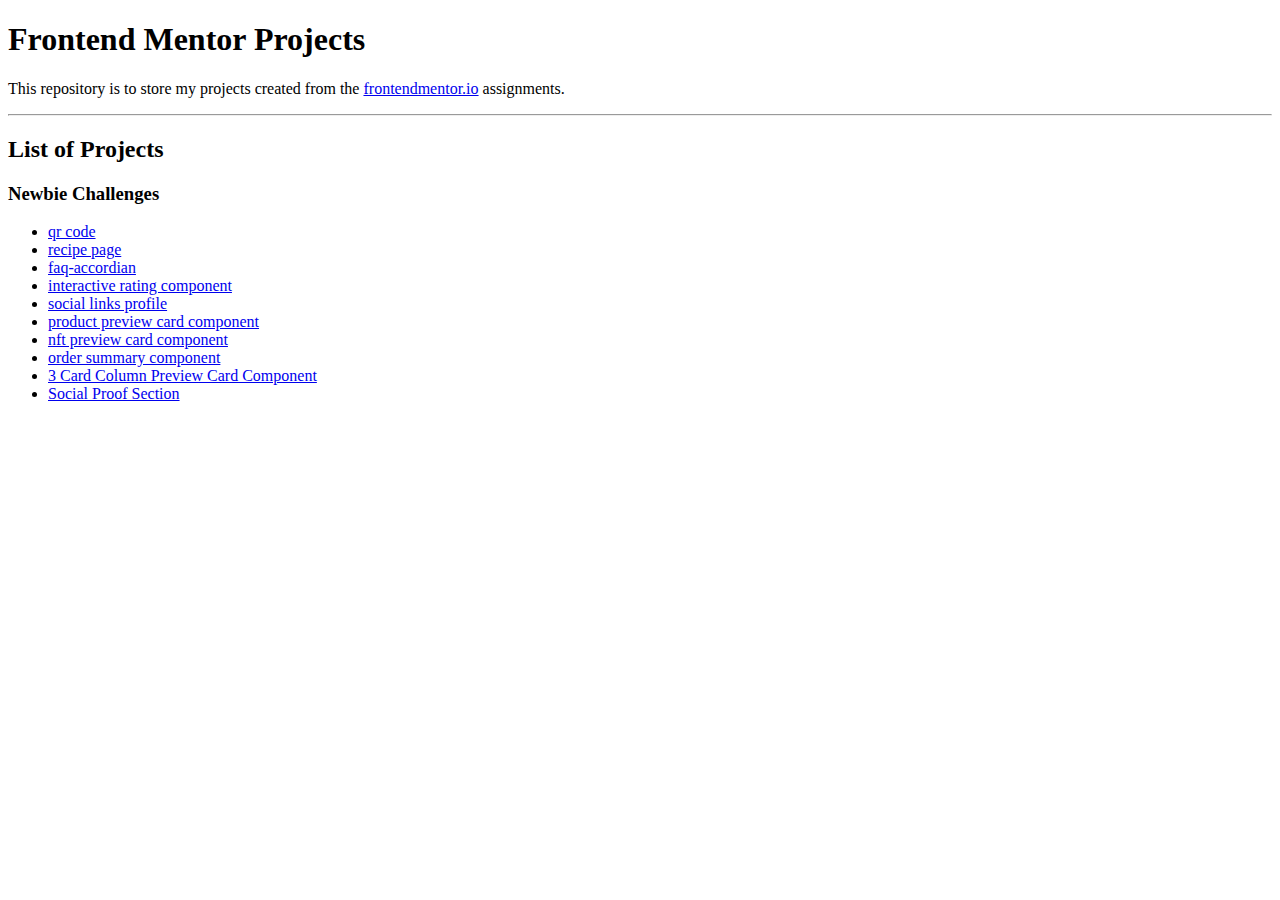
<file: index.html>
<!DOCTYPE html>

<html lang="en">
  <head>
    <title>Frontend Mentor Projects</title>
    <meta charset="utf-8">
  </head>
  <body>
    <h1>Frontend Mentor Projects</h1>
    <p>This repository is to store my projects created from the <a href="frontendmentor.io">frontendmentor.io</a> assignments.</p>
    <hr />
    <h2>List of Projects</h2>
    <h3>Newbie Challenges</h3>
    <ul>
      	  <li><a href="qr-code/index.html">qr code</a></li>
	  <li><a href="recipe-page/index.html">recipe page</a></li>
	  <li><a href="faq-accordian/index.html">faq-accordian</a></li>
	  <li><a href="interactive-rating-component/index.html">interactive rating component</a></li>
	  <li><a href="social-links-profile/index.html">social links profile</a></li>
	  <li><a href="product-preview-card-component/index.html">product preview card component</a></li>
          <li><a href="nft-preview-card-component/index.html">nft preview card component</a></li>
	  <li><a href="order-summary-component/index.html">order summary component</a></li>
	  <li><a href="3-column-preview-card-component/index.html">3 Card Column Preview Card Component</a></li>
	  <li><a href="social-proof-section/index.html">Social Proof Section</a></li>
    </ul>
  </body>
</html>
</file>
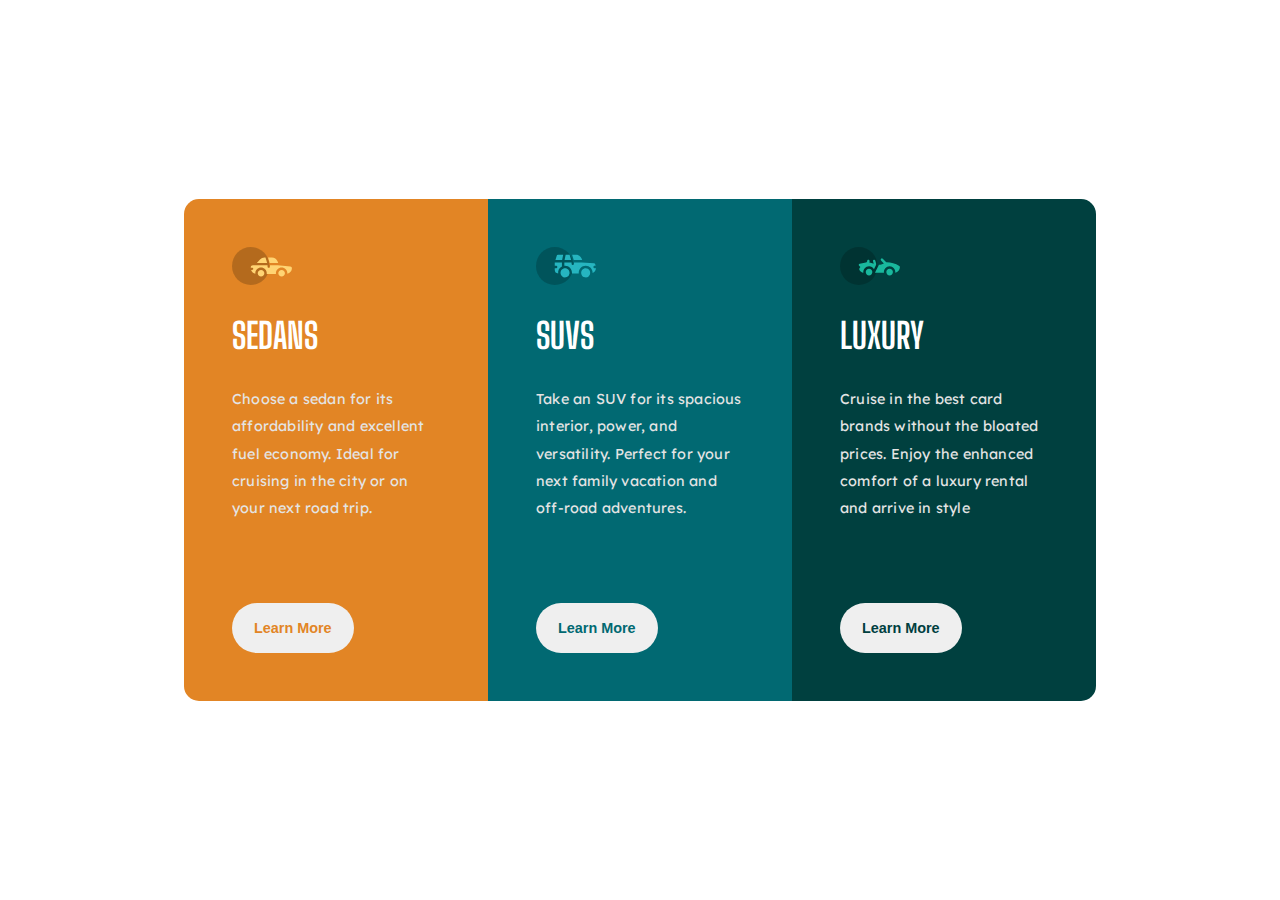
<file: 3-column-preview-card-component/index.html>
<!DOCTYPE html>
<html lang="en">
    <head>
        <meta charset="UTF-8">
        <meta name="viewport" content="width=device-width, initial-scale=1.0">
        <title>3 Column Preview Card Component</title>
        <link rel="stylesheet" href="css/main.css" type="text/css">
    </head>
    <body>
        <!--Main Component-->
        <main>
            <div class="card-wrapper">
                <!--First Card-->
                <div class="card" id="card1">
                    <img src="images/icon-sedans.svg" alt="" class="img">
                    <h1>SEDANS</h1>
                    <p>Choose a sedan for its affordability and excellent fuel economy. Ideal for cruising in the city or on your next road trip.</p>
                    <button id="btn1">Learn More</button>
                </div>
                <!--Second Card-->
                <div class="card" id="card2">
                    <img src="images/icon-suvs.svg" alt="" class="img">
                    <h1>SUVS</h1>
                    <p>Take an SUV for its spacious interior, power, and versatility. Perfect for your next family vacation and off-road adventures.</p>
                    <button id="btn2">Learn More</button>
                </div>
                <!--Third Card-->
                <div class="card" id="card3">
                    <img src="images/icon-luxury.svg" alt="" class="img">
                    <h1>LUXURY</h1>
                    <p>Cruise in the best card brands without the bloated prices. Enjoy the enhanced comfort of a luxury rental and arrive in style</p>
                    <button id="btn3">Learn More</button>
                </div>
            </div>
        </main>
    </body>
</html>
</file>
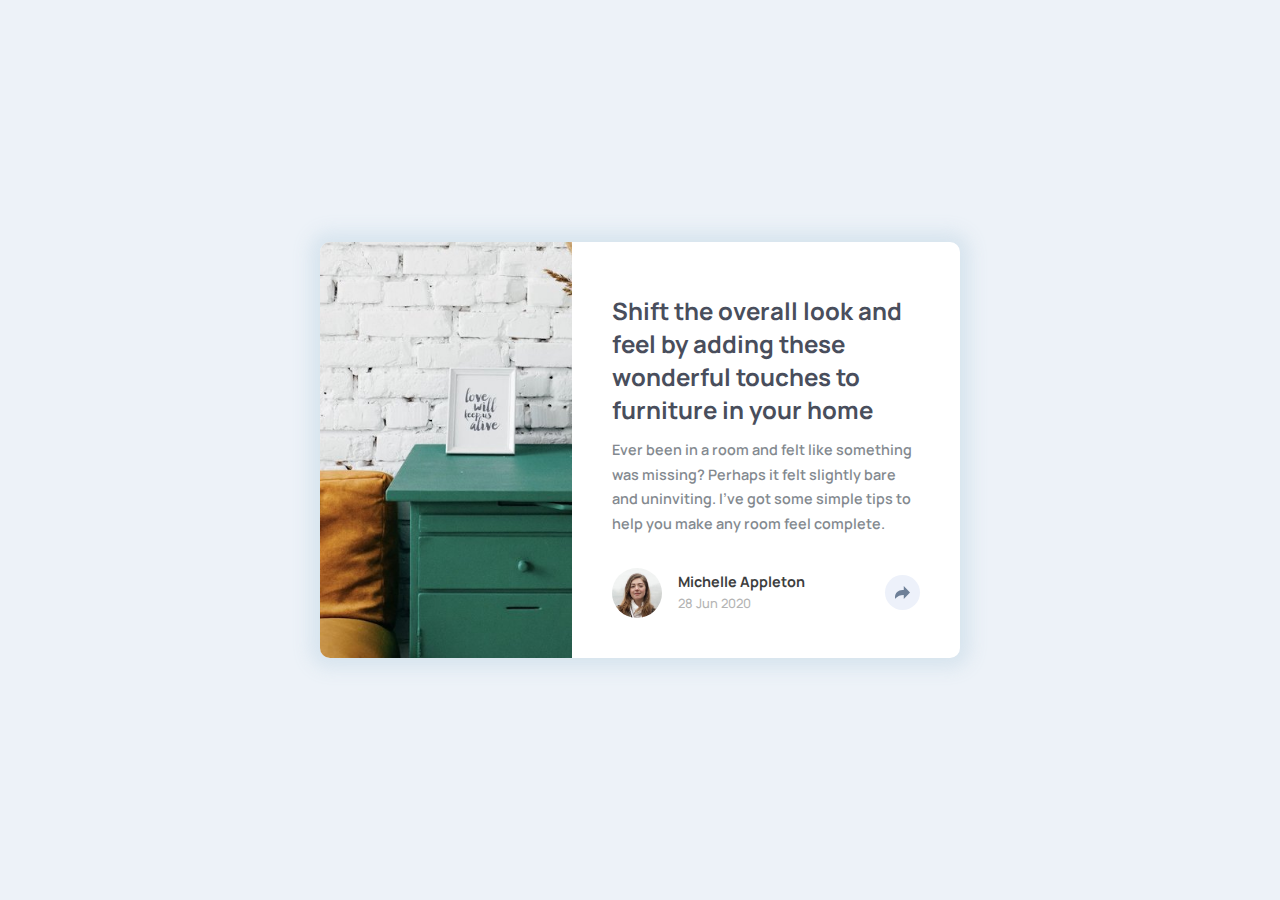
<file: article-preview-component/index.html>
<!DOCTYPE html>
<html lang="en">
    <head>
        <meta charset="UTF-8">
        <meta name="viewport" content="width=device-width, initial-scale=1.0">
        <title>Article Preview Card</title>
        <link rel="stylesheet" href="css/main.css">
    </head>
    <body>
        <main>
            <div class="article-image"></div>
            <div class="article-main">
                <div class="article-content">
                    <h1>Shift the overall look and feel by adding these wonderful touches to furniture in your home</h1>
                    <p>Ever been in a room and felt like something was missing? Perhaps it felt slightly bare and uninviting. I've got some simple tips to help you make any room feel complete.</p>
                </div>
                <div class="footer">
                    <div class="author-content">
                        <img src="images/avatar-michelle.jpg" alt="" class="author-avatar">
                        <div class="author-details">
                            <h2 class="author-name">Michelle Appleton</h2>
                            <span class="article-date">28 Jun 2020</span>
                        </div>
                    </div>
                    <div class="share-icon-container">
                        <!-- <img src="images/icon-share.svg" alt="" class="share-icon"> -->
                        <svg xmlns="http://www.w3.org/2000/svg" width="15" height="13" fill="#6E8098"><path fill-rule="evenodd" clip-rule="evenodd" d="M15 6.495L8.766.014V3.88H7.441C3.33 3.88 0 7.039 0 10.936v2.049l.589-.612C2.59 10.294 5.422 9.11 8.39 9.11h.375v3.867L15 6.495z"/></svg>
                    </div>
                </div>
            </div>
        </main>
    </body>
</html>
</file>
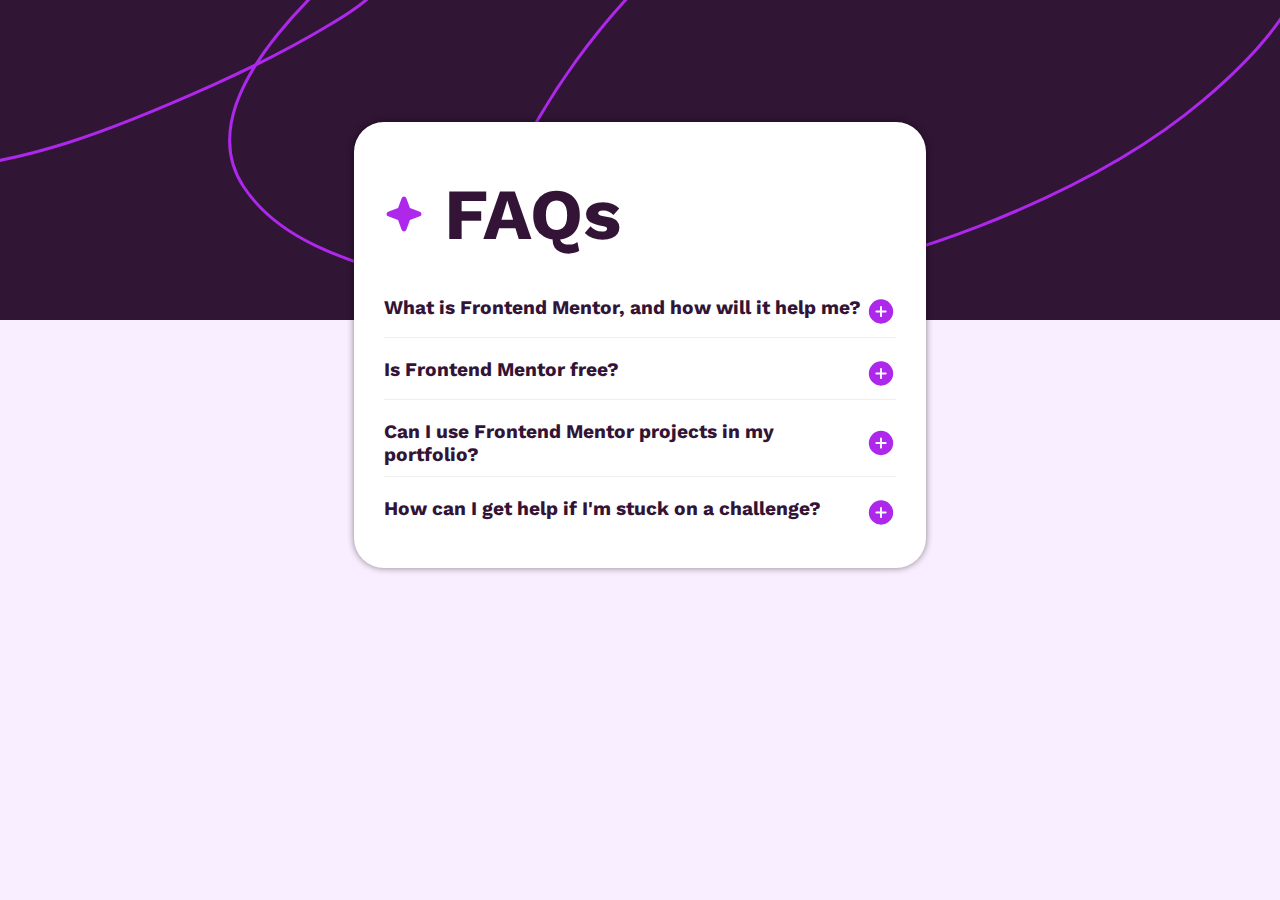
<file: faq-accordian/index.html>
<!DOCTYPE html>
<html lang="en">
    <head>
        <meta charset="UTF-8">
        <meta name="viewport" content="width=device-width, initial-scale=1.0">
        <title>FAQ-Accordian</title>
        <link rel="stylesheet" href="css/main.css">
        <script src="js/main.js" defer></script>
    </head>
    <body>
        
        <header></header>

        <main>
            <div class="main-header">
                <img class="icon-star" src="images/icon-star.svg" alt="">
                <h1>FAQs</h1>
            </div>
            <div class="section">
                <div class="section-header">
                    <h2>What is Frontend Mentor, and how will it help me?</h2>
                    <img class="toggler" onclick="toggle(0)" src="images/icon-plus.svg" alt="">
                </div>
                <p>
                    Frontend Mentor offer realistic coding challenges to help developers improve their frontend coding skills with projects in HTML, CSS, and JavaScript. It's suitable for all levels and ideal for portfolio building.
                </p>
            </div>
            <div class="section">
                <div class="section-header">
                    <h2>Is Frontend Mentor free?</h2>
                    <img class="toggler" onclick="toggle(1)" src="images/icon-plus.svg" alt="">
                </div>
                <p>
                    The majority of our challenges are free, yes. We do have some that are premium and require a Pro subscription to access. It will say on each challenge whether they are free or premium, so it's easy to tell the difference.
                </p>
            </div>
            <div class="section">
                <div class="section-header">
                    <h2>Can I use Frontend Mentor projects in my portfolio?</h2>
                    <img class="toggler" onclick="toggle(2)" src="images/icon-plus.svg" alt="">
                </div>
                <p>
                    Definitely! Please do feel free to use whatever you build in your portfolio. Helping developers add professional-looking projects to their portfolio was one of the reasons we created this platform!
                </p>
            </div>
            <div class="section">
                <div class="section-header">
                    <h2>How can I get help if I'm stuck on a challenge?</h2>
                    <img class="toggler" onclick="toggle(3)" src="images/icon-plus.svg" alt="">
                </div>
                <p>
                    The best (and quickest) way to get help on a challenge is in our Discord server. There are thousands of other developers in there, so it's a great place to ask questions. We even have a dedicated "help" channel! If you haven't joined yet, you can get an invite to our Discord server here.
                </p>
            </div>
        </main>

    </body>
</html>
</file>
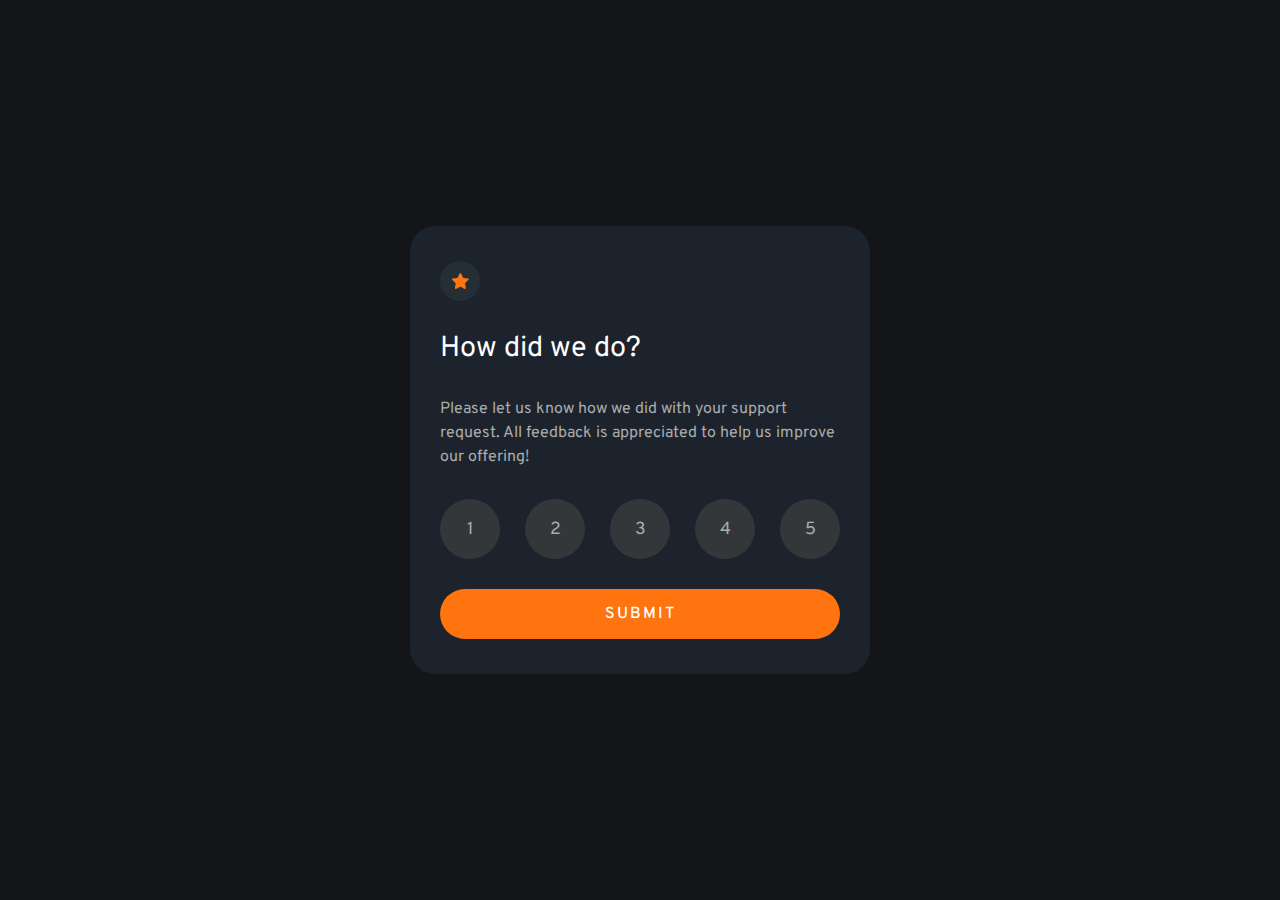
<file: interactive-rating-component/index.html>
<!DOCTYPE html>
<html lang="en">
    <head>
        <meta charset="UTF-8">
        <meta name="viewport" content="width=device-width, initial-scale=1.0">
        <title>Interactive Rating Component</title>
        <link rel="stylesheet" href="css/style.css">
        <script src="js/main.js"></script>
    </head>
    <body>

        <main>
            <div class="star-container m">
                <img src="images/icon-star.svg" alt="" class="star">
            </div>
            <h1 class="m">How did we do?</h1>
            <p class="m">Please let us know how we did with your support request. All feedback is appreciated to help us improve our offering!</p>
            <div class="rating-container m">
                <button onclick="chooseRating(1)" class="number">1</button>
                <button onclick="chooseRating(2)" class="number">2</button>
                <button onclick="chooseRating(3)" class="number">3</button>
                <button onclick="chooseRating(4)" class="number">4</button>
                <button onclick="chooseRating(5)" class="number">5</button>
            </div>
            <button id="submitter" class="submit m" onclick="submitRating()" disabled>submit</button>
        </main>
        
    </body>
</html>
</file>
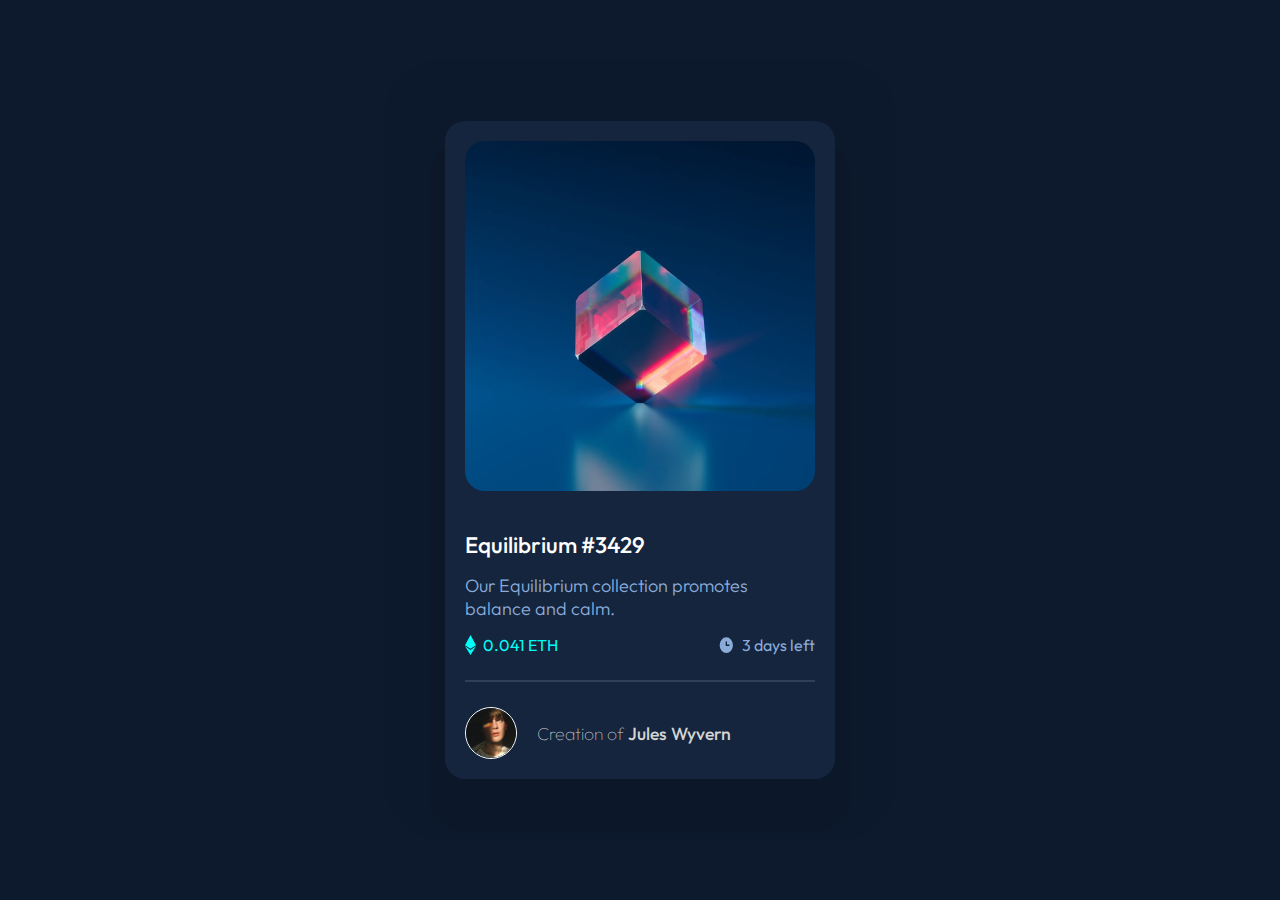
<file: nft-preview-card-component/index.html>
<!DOCTYPE html>
<html lang="en">
    <head>
        <meta charset="UTF-8">
        <meta name="viewport" content="width=device-width, initial-scale=1.0">
        <title>NFT Preview</title>
        <link rel="stylesheet" href="css/main.css">
    </head>
    <body>
        <main>
            <div class="main-img-container">
                <div class="hover-container"><img src="images/icon-view.svg" alt="" class="hover-icon"></div>
                <img src="images/image-equilibrium.jpg" alt="" class="main-img">
            </div>
            <div class="details-container">
                <h1>Equilibrium #3429</h1>
                <p>Our Equilibrium collection promotes balance and calm.</p>
                <div class="details">
                    <span class="price"><img style="margin-right: 7px;" src="images/icon-ethereum.svg" alt="">0.041 ETH</span>
                    <span class="time"><img style="margin-right: 7px;" src="images/icon-clock.svg" alt="">3 days left</span>
                </div>
                    <hr/>
                <div class="footer">
                    <img src="images/image-avatar.png" alt="" class="profile-pic">
                    <h2>Creation of <b>Jules Wyvern</b></h2>
                </div>
            </div>
        </main>
    </body>
</html>
</file>
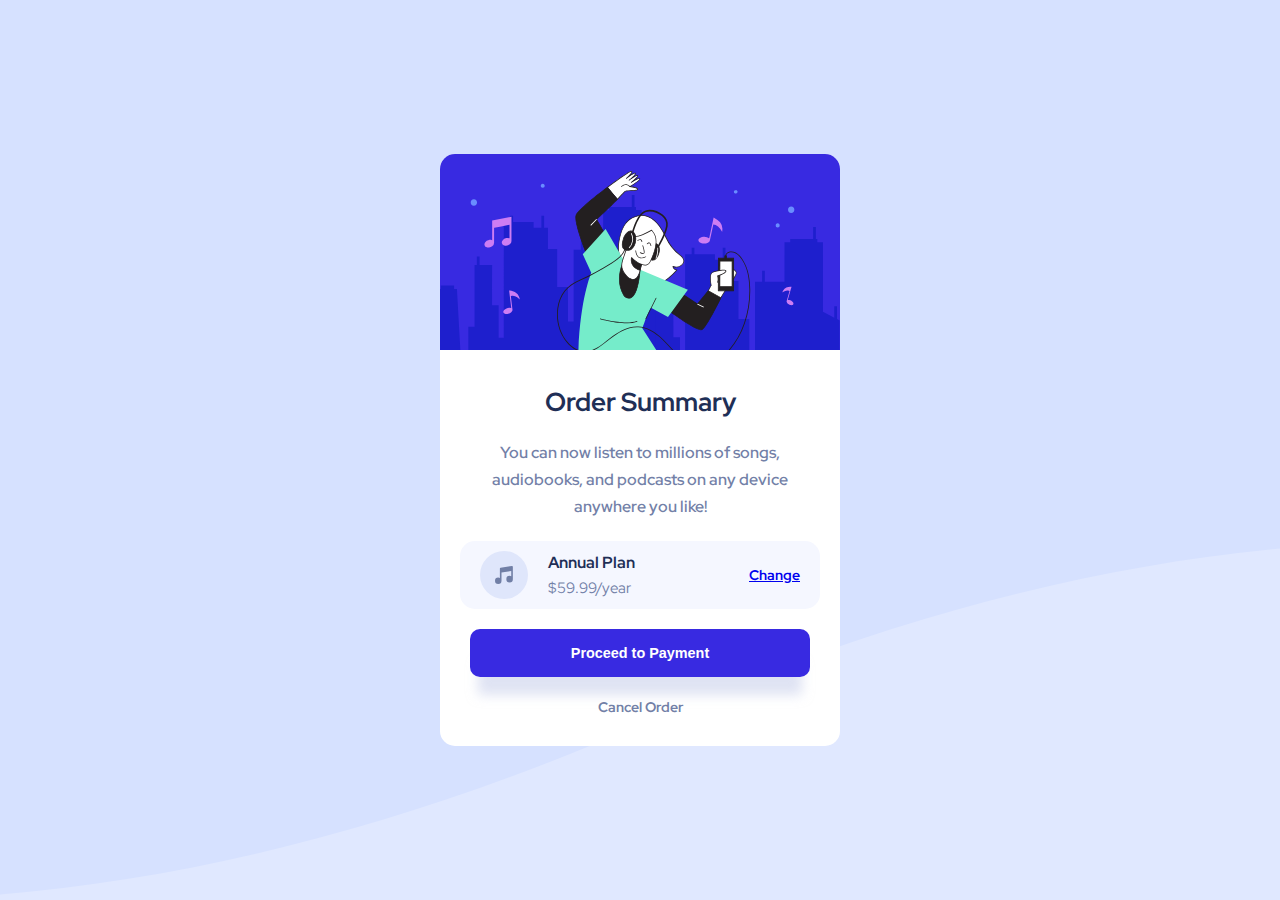
<file: order-summary-component/index.html>
<!DOCTYPE html>
<html lang="en">
    <head>
        <meta charset="UTF-8">
        <meta name="viewport" content="width=device-width, initial-scale=1.0">
        <title>Order Summary Component</title>
        <link rel="stylesheet" href="css/main.css">
    </head>
    <body>
        <main>
            <img src="images/illustration-hero.svg" alt="" class="main-img">
            <div class="main-content">
                <h1 class="m1">Order Summary</h1>
                <p class="m1">You can now listen to millions of songs, audiobooks, and podcasts on any device anywhere you like!</p>
                <div class="plan m1">
                    <div class="plan1">
                        <img src="images/icon-music.svg" alt="" class="icon-music">
                        <div class="plan-info">
                            <h2>Annual Plan</h2>
                            <span class="price">$59.99/year</span>
                        </div>
                    </div>
                    <div class="plan2">
                        <a href="void(0)" class="change-plan-link">Change</a>
                    </div>
                </div>
                <button class="confirm-button m1">Proceed to Payment</button>
                <a href="void(0)" class="cancel-button m1">Cancel Order</a>
            </div>
        </main>
    </body>
</html>
</file>
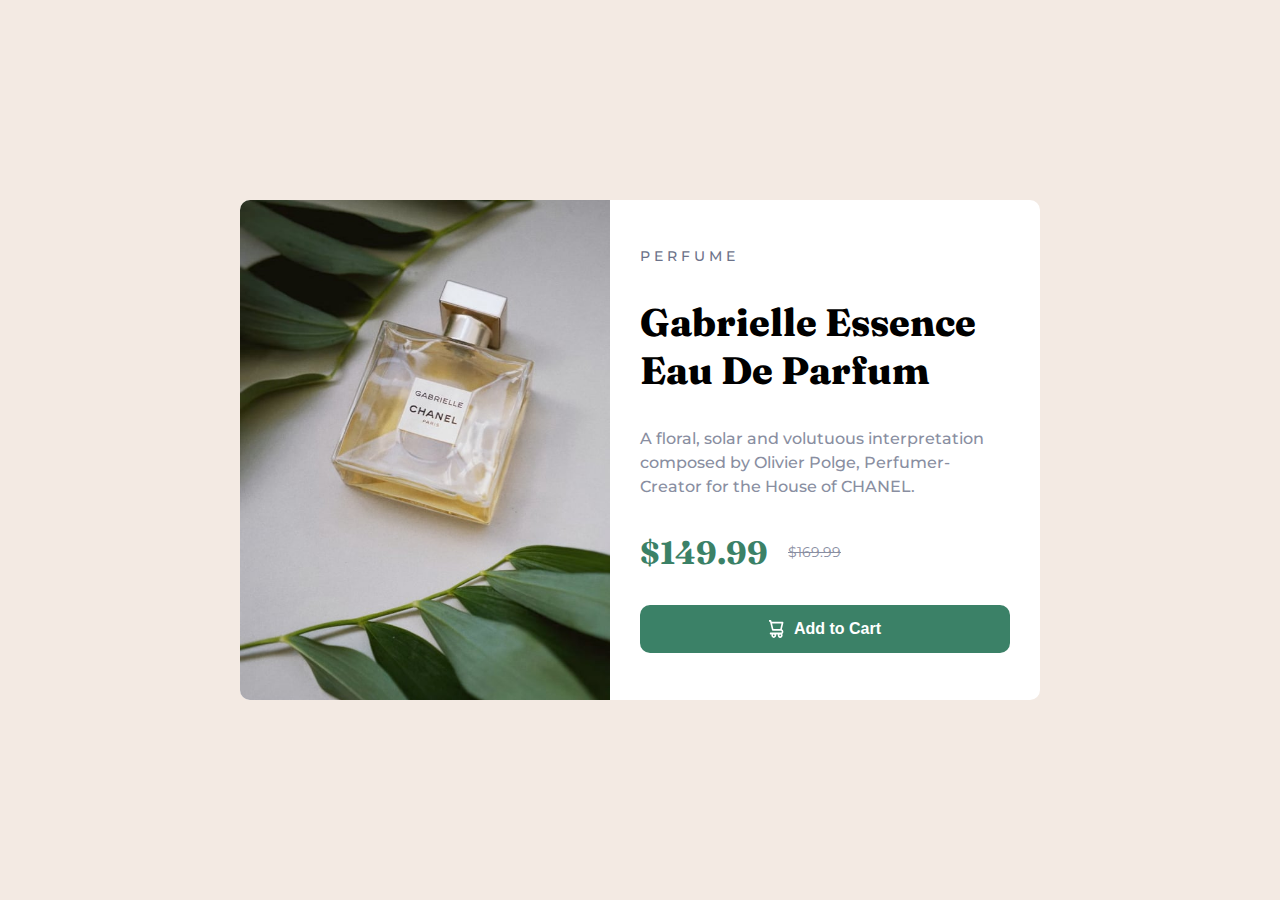
<file: product-preview-card-component/index.html>
<!DOCTYPE html>
<html lang="en">
<head>
    <meta charset="UTF-8">
    <meta name="viewport" content="width=device-width, initial-scale=1.0">
    <title>Product Preview Card Component</title>
    <link href="css/main.css" rel="stylesheet">
</head>
<body>
    <!--Main Card-->
    <main>
        <div class="product-img"></div>
        <div class="content">
            <p class="tagline">PERFUME</p>
            <h1>Gabrielle Essence Eau De Parfum</h1>
            <p class="description">A floral, solar and volutuous interpretation composed by Olivier Polge, Perfumer-Creator for the House of CHANEL.</p>
            <div class="price-section">
                <span class="main-price">$149.99</span>
                <span class="old-price">$169.99</span>
            </div>
            <button class="add-button"><img class="icon" src="images/icon-cart.svg" alt=""><span>Add to Cart</span></button>
        </div>
    </main>
</body>
</html>
</file>
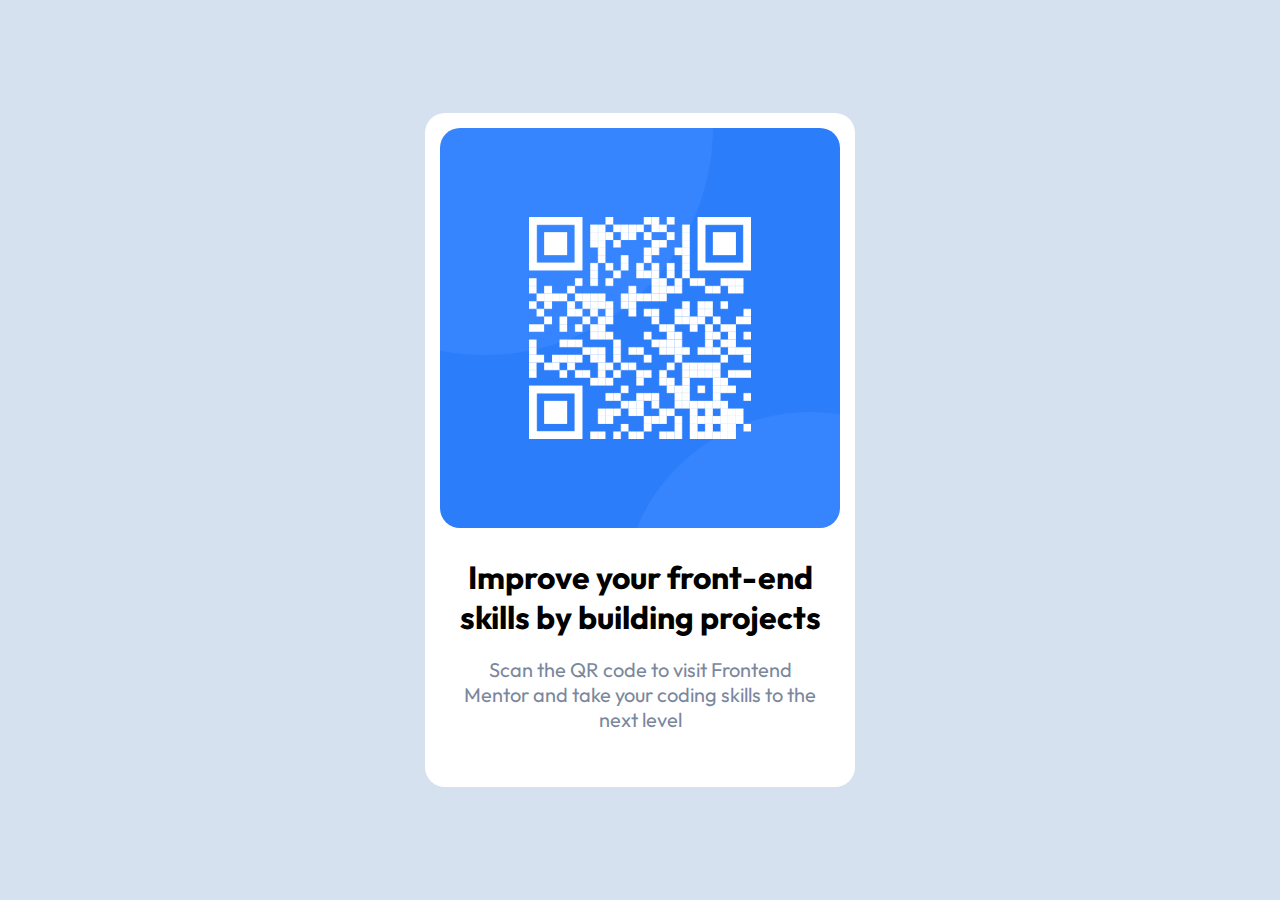
<file: qr-code/index.html>
<!DOCTYPE html>
<html lang="en">
    <head>
        <meta charset="UTF-8">
        <meta name="viewport" content="width=device-width, initial-scale=1.0">
        <title>qr-code</title>
        <link rel="stylesheet" href="css/main.css">
    </head>
    <body>
        
        <!--Card Container-->
        <main class="card">
            <img src="images/image-qr-code.png" alt="qr code">
            <div class="card-content">
                <h1>Improve your front-end skills by building projects</h1> <br>
                <p>Scan the QR code to visit Frontend Mentor and take your coding skills to the next level</p>
            </div>
        </main>

    </body>
</html>
</file>
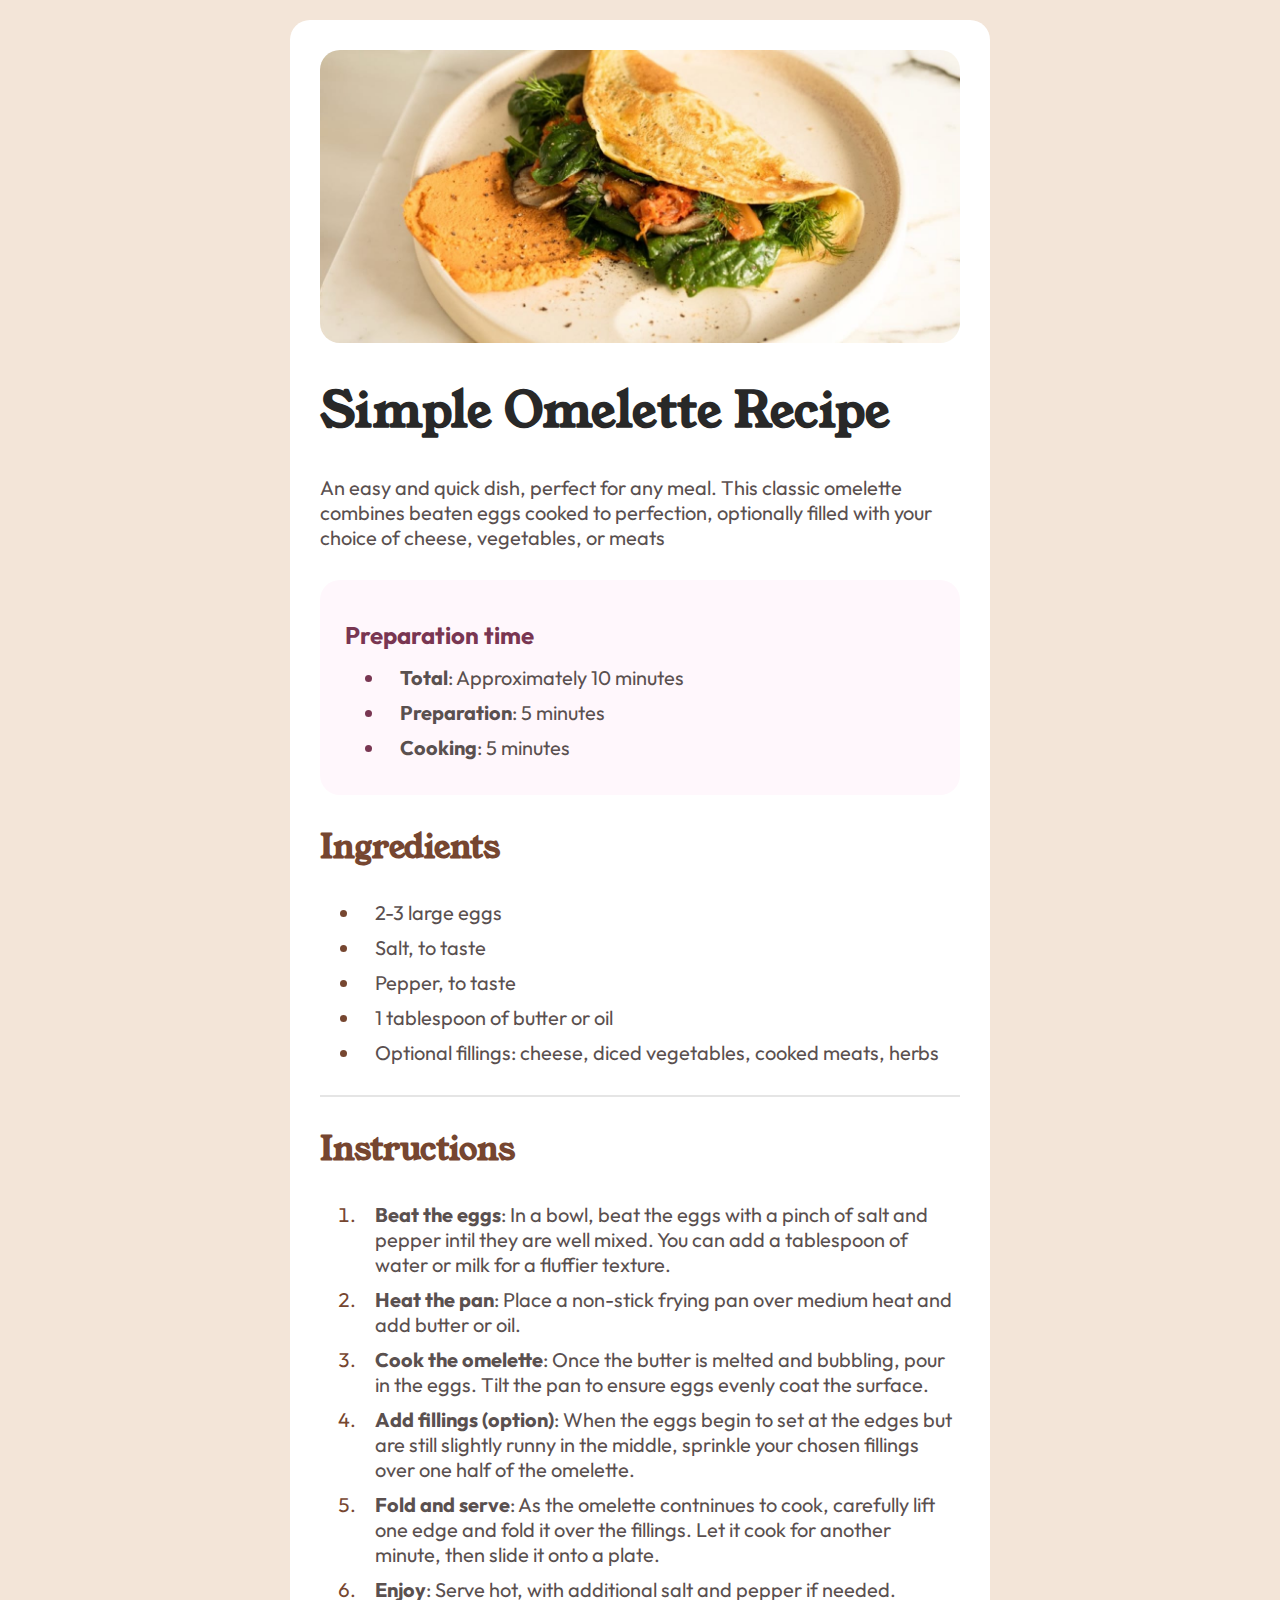
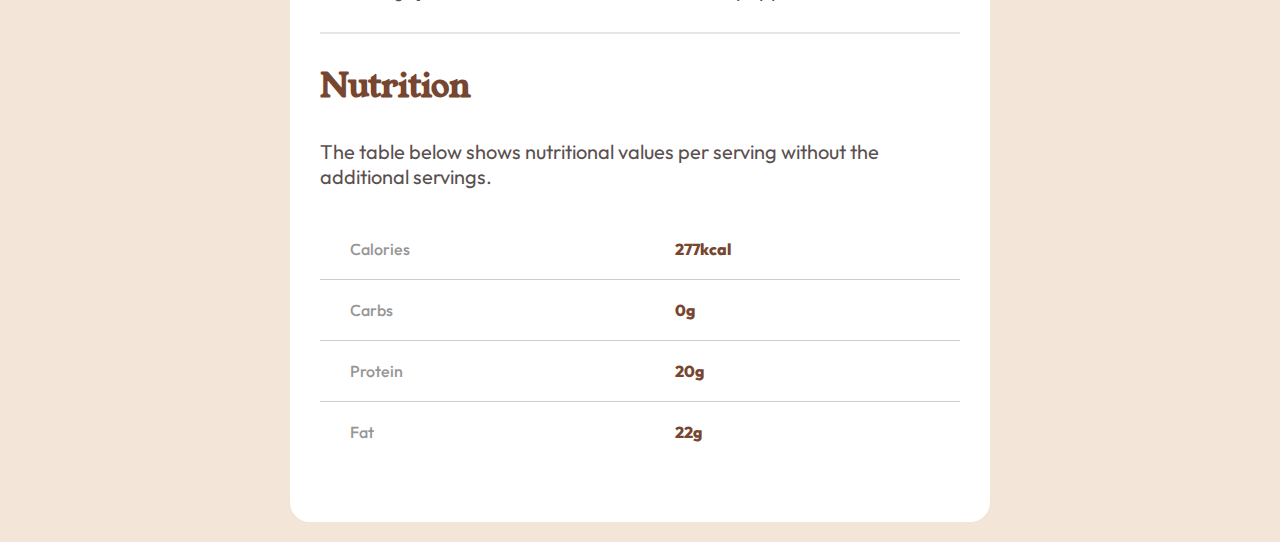
<file: recipe-page/index.html>
<!DOCTYPE html>
<html lang="en">
    <head>
        <meta charset="UTF-8">
        <meta name="viewport" content="width=device-width, initial-scale=1.0">
        <title>Recipe Page</title>
        <link rel="stylesheet" href="css/main.css">
    </head>
    <body>

        <main>
            <img src="images/image-omelette.jpeg" alt="recipe image">
            <h1 class="m">Simple Omelette Recipe</h1>
            <p class="intro m">An easy and quick dish, perfect for any meal. This classic omelette combines beaten eggs cooked to perfection, optionally filled with your choice of cheese, vegetables, or meats</p>
            <div class="prep-time m">
                <h2 class="m">Preparation time</h2>
                <ul>
                    <li><b>Total</b>: Approximately 10 minutes</li>
                    <li><b>Preparation</b>: 5 minutes</li>
                    <li><b>Cooking</b>: 5 minutes</li>
                </ul>
            </div>
            <div class="section m">
                <h2 class="m">Ingredients</h2>
                <ul>
                    <li>2-3 large eggs</li>
                    <li>Salt, to taste</li>
                    <li>Pepper, to taste</li>
                    <li>1 tablespoon of butter or oil</li>
                    <li>Optional fillings: cheese, diced vegetables, cooked meats, herbs</li>
                </ul>
            </div>
            <hr>
            <div class="section m">
                <h2 class="m">Instructions</h2>
                <ol>
                    <li><b>Beat the eggs</b>: In a bowl, beat the eggs with a pinch of salt and pepper intil they are well mixed. You can add a tablespoon of water or milk for a fluffier texture.</li>
                    <li><b>Heat the pan</b>: Place a non-stick frying pan over medium heat and add butter or oil.</li>
                    <li><b>Cook the omelette</b>: Once the butter is melted and bubbling, pour in the eggs. Tilt the pan to ensure eggs evenly coat the surface.</li>
                    <li><b>Add fillings (option)</b>: When the eggs begin to set at the edges but are still slightly runny in the middle, sprinkle your chosen fillings over one half of the omelette.</li>
                    <li><b>Fold and serve</b>: As the omelette contninues to cook, carefully lift one edge and fold it over the fillings. Let it cook for another minute, then slide it onto a plate.</li>
                    <li><b>Enjoy</b>: Serve hot, with additional salt and pepper if needed.</li>
                </ol>
            </div>
            <hr>
            <div class="section m">
                <h2 class="m">Nutrition</h2>
                <p class="m">The table below shows nutritional values per serving without the additional servings.</p>
                <table>
                    <tr>
                        <td>Calories</td>
                        <td>277kcal</td>
                    </tr>
                    <tr>
                        <td>Carbs</td>
                        <td>0g</td>
                    </tr>
                    <tr>
                        <td>Protein</td>
                        <td>20g</td>
                    </tr>
                    <tr>
                        <td>Fat</td>
                        <td>22g</td>
                    </tr>
                </table>
            </div>
        </main>
        
    </body>
</html>
</file>
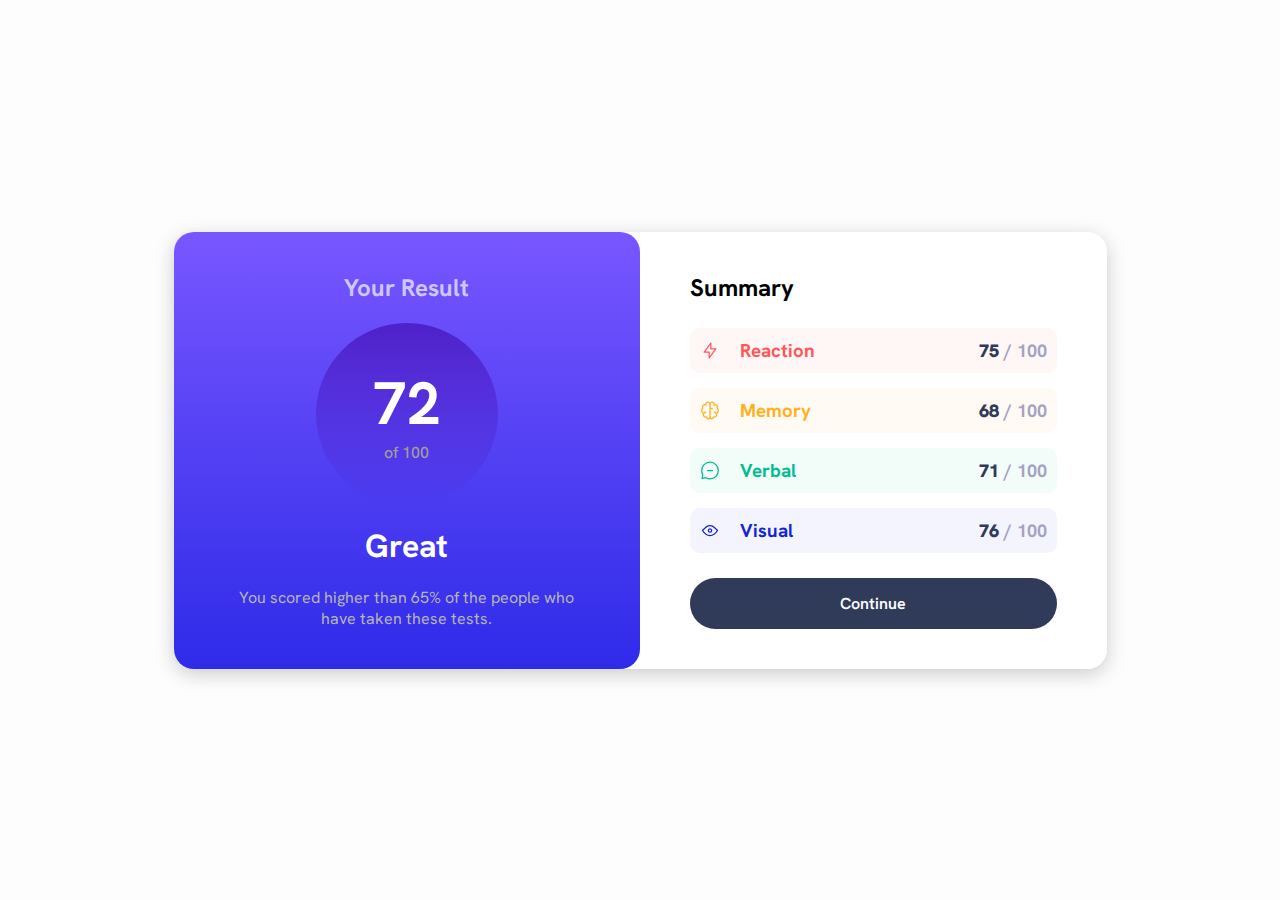
<file: results-summary-component/index.html>
<!DOCTYPE html>
<html lang="en">
    <head>
        <meta charset="UTF-8">
        <meta name="viewport" content="width=device-width, initial-scale=1.0">
        <title>results-summary-component</title>
        <link rel="stylesheet" href="css/main.css">
    </head>
    <body>
        
        <main>
            <div class="result-container">
                <h2 class="m1">Your Result</h2>
                <div class="scoring m1">
                    <span id="totalScore">76</span>
                    <span>of 100</span>
                </div>
                <h1 class="m1">Great</h1>
                <p class="score-description m1">You scored higher than 65% of the people who have taken these tests.</p>
            </div>
            <div class="summary-container">
                <h2 class="m1">Summary</h2>
                <div class="skill skill-reaction m2">
                    <div>
                        <img class="skill-icon" src="images/icon-reaction.svg" alt="">
                        <h3>Reaction</h3>
                    </div>
                    <p class="score"><i>75</i> / 100</p>
                </div>
                <div class="skill skill-memory m2">
                    <div>
                        <img class="skill-icon" src="images/icon-memory.svg" alt="">
                        <h3>Memory</h3>
                    </div>
                    <p class="score"><i>68</i> / 100</p>
                </div>
                <div class="skill skill-verbal m2">
                    <div>
                        <img class="skill-icon" src="images/icon-verbal.svg" alt="">
                        <h3>Verbal</h3>
                    </div>
                    <p class="score"><i>71</i> / 100</p>
                </div>
                <div class="skill skill-visual m2">
                    <div>
                        <img class="skill-icon" src="images/icon-visual.svg" alt="">
                        <h3>Visual</h3>
                    </div>
                    <p class="score"><i>76</i> / 100</p>
                </div>
                <button class="continue">Continue</button>
            </div>
        </main>
        
    </body>
    <script src="js/main.js"></script>
</html>
</file>
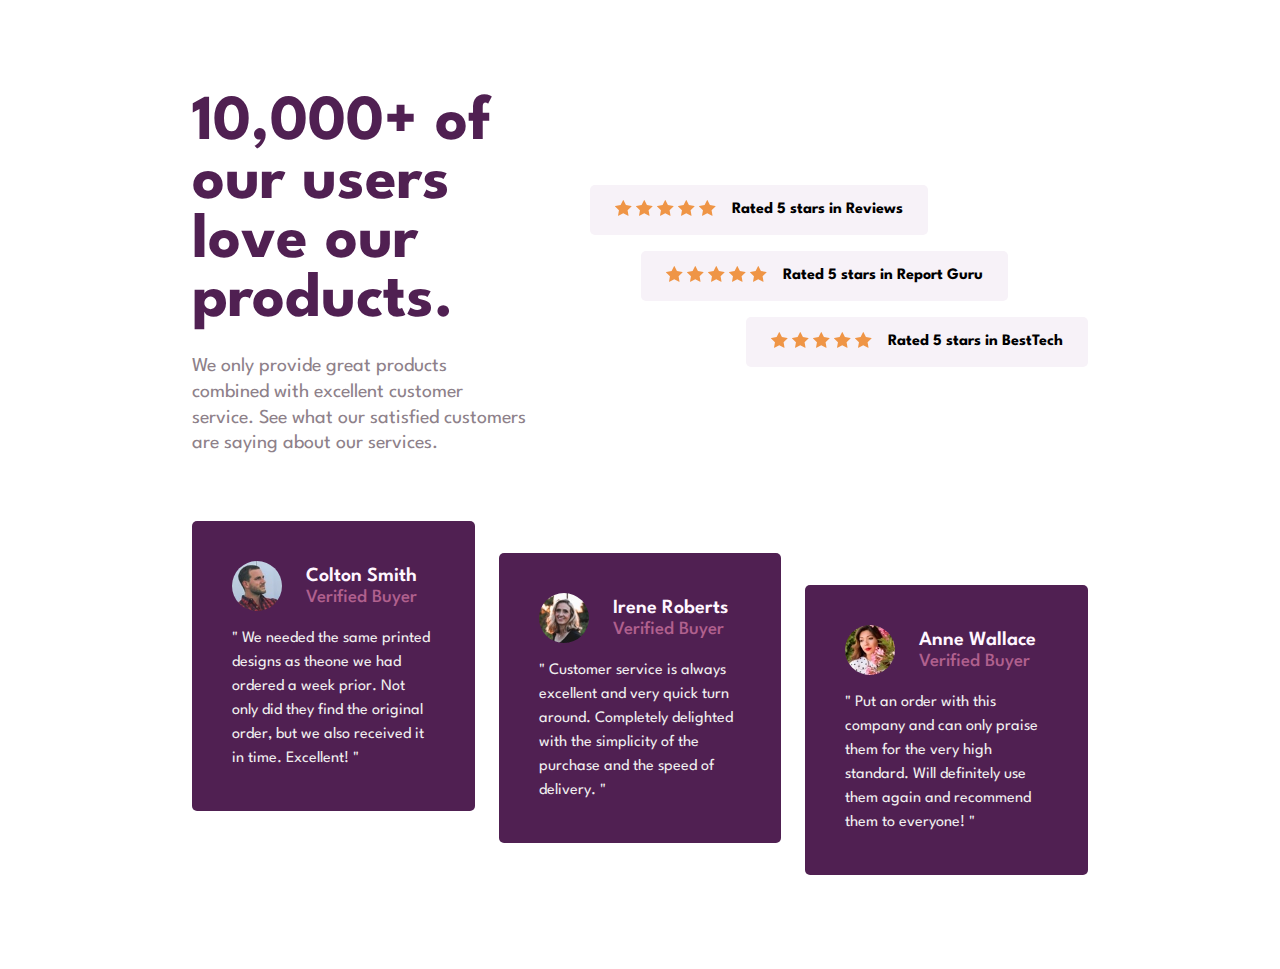
<file: social-proof-section/index.html>
<!DOCTYPE html>
<html lang="en">
    <head>
        <meta charset="UTF-8">
        <meta name="viewport" content="width=device-width, initial-scale=1.0">
        <title>Social Proof Section</title>
        <link rel="stylesheet" href="css/main.css">
    </head>
    <body>
        <!--Main Section-->
        <main>
            <br><br>
            <!--Main Content-->
            <div class="main-content-container">
                <h1 class="content-title">10,000+ of our users love our products.</h1>
                <p class="content">We only provide great products combined with excellent customer service. See what our satisfied customers are saying about our services.</p>
            </div>
            <!--Ratings-->
            <div class="ratings-container">
                <div class="rating-container" id="rating1">
                    <div class="rating">
                        <img src="images/icon-star.svg" alt="">
                        <img src="images/icon-star.svg" alt="">
                        <img src="images/icon-star.svg" alt="">
                        <img src="images/icon-star.svg" alt="">
                        <img src="images/icon-star.svg" alt="">
                    </div>
                    <p class="rating-reference">Rated 5 stars in Reviews</p>
                </div>
                <div class="rating-container" id="rating2">
                    <div class="rating">
                        <img src="images/icon-star.svg" alt="">
                        <img src="images/icon-star.svg" alt="">
                        <img src="images/icon-star.svg" alt="">
                        <img src="images/icon-star.svg" alt="">
                        <img src="images/icon-star.svg" alt="">
                    </div>
                    <p class="rating-reference">Rated 5 stars in Report Guru</p>
                </div>
                <div class="rating-container" id="rating3">
                    <div class="rating">
                        <img src="images/icon-star.svg" alt="">
                        <img src="images/icon-star.svg" alt="">
                        <img src="images/icon-star.svg" alt="">
                        <img src="images/icon-star.svg" alt="">
                        <img src="images/icon-star.svg" alt="">
                    </div>
                    <p class="rating-reference">Rated 5 stars in BestTech</p>
                </div>
            </div>
            <!--Reviews-->
            <div class="review-container">
                <div class="review-card" id="card1">
                    <div class="reviewee-container">
                        <img src="images/image-colton.jpg" class="reviewee-img" alt="">
                        <div class="reviewee-details">
                            <h2 class="reviewee-name">Colton Smith</h2>
                            <h3 class="name-verification">Verified Buyer</h3>
                        </div>
                    </div>
                    <p class="review">" We needed the same printed designs as theone we had ordered a week prior. Not only did they find the original order, but we also received it in time. Excellent! "</p>
                </div>
                <div class="review-card" id="card2">
                    <div class="reviewee-container">
                        <img src="images/image-irene.jpg" class="reviewee-img" alt="">
                        <div class="reviewee-details">
                            <h2 class="reviewee-name">Irene Roberts</h2>
                            <h3 class="name-verification">Verified Buyer</h3>
                        </div>
                    </div>
                    <p class="review">" Customer service is always excellent and very quick turn around. Completely delighted with the simplicity of the purchase and the speed of delivery. "</p>
                </div>
                <div class="review-card" id="card3">
                    <div class="reviewee-container">
                        <img src="images/image-anne.jpg" class="reviewee-img" alt="">
                        <div class="reviewee-details">
                            <h2 class="reviewee-name">Anne Wallace</h2>
                            <h3 class="name-verification">Verified Buyer</h3>
                        </div>
                    </div>
                    <p class="review">" Put an order with this company and can only praise them for the very high standard. Will definitely use them again and recommend them to everyone! "</p>
                </div>
            </div>
            <br><br>
        </main>
    </body>
</html>
</file>
<file: 3-column-preview-card-component/css/main.css>
/*Meta Styling*/
@import url('https://fonts.googleapis.com/css2?family=Big+Shoulders+Display:wght@100..900&family=Lexend+Deca:wght@100..900&display=swap');
*{margin: 0;}
/*
font-family: "Big Shoulders Display", sans-serif;
font-family: "Lexend Deca", sans-serif;
*/

/*Main Styling*/
img, h1, p, button{display: block;}

body{font-family: "Lexend Deca", sans-serif;}

main{
    height: 100vh;
    display: flex;
    justify-content: center;
    align-items: center;
}

.card-wrapper{
    display: flex;
    flex: row;
    justify-content: center;
    width: 75%;
}

#card1{background-color: #E28525;border-top-left-radius:15px;border-bottom-left-radius:15px;}
#card2{background-color: #016972;}
#card3{background-color: #00403f;border-top-right-radius:15px;border-bottom-right-radius:15px;}

.card{
    display: flex;
    flex-direction: column;
    justify-content: center;;
    padding: 3rem;
    color: white;
    width: 13rem;
}

.img{
    width: 60px;
    margin-bottom: 1.8rem;
}

h1{
    font-family: "Big Shoulders Display", sans-serif;
    margin-bottom: 1.9rem;
    font-size: 2.2rem;
}

p{
    font-size: .9rem;
    line-height: 1.9;
    margin-bottom: 5rem;
    width: 100%;
    letter-spacing: .2px;
    color: rgb(228, 228, 228);
}

button{
    width: fit-content;
    border: 2px solid transparent;
    border-radius: 25px;
    padding: 15px 20px;
    font-size: .9rem;
    font-weight: 600;
    cursor: pointer;
    transition: .2s ease-in-out;
}

#btn1{color: #E28525;}
#btn2{color: #016972;}
#btn3{color: #00403f;}

button:hover{
    background: transparent;
    border: 2px solid white;
    color: white!important;
}

@media only screen and (max-width: 980px){
    .card-wrapper{
        width: 90%;
    }
    .card{
        width: 30%;
    }
}

@media only screen and (max-width: 800px){
    
    main{
        height: auto;
    }
    .card-wrapper{
        flex-direction: column;
        margin: 5rem 0;
    }
    .card{
        width: auto;
    }
    img, h1, p, button{margin: 10px 0;}
    #card1{border-top-right-radius: 15px;border-bottom-left-radius: 0;}
    #card3{border-bottom-left-radius: 15px;border-top-right-radius: 0;}
}
</file>
<file: article-preview-component/css/main.css>
/* general styling */
@import url('https://fonts.googleapis.com/css2?family=Manrope:wght@200..800&display=swap');
*{
    margin: 0;
    font-family: "Manrope", sans-serif;
}

/* main styling */

body{
    display: flex;
    flex-direction: column;
    justify-content: center;
    align-items: center;
    height: 100vh;
    background-color: #EDF2F8;
}

main{
    display: flex;
    flex-direction: row;
    width: 50%;
    background-color: white;
    border-radius: 10px;
    box-shadow:  0px 0px 17px 10px rgba(211, 226, 236, 0.85);
}

.article-image{
    background-image: url('../images/drawers.jpg');
    background-repeat: no-repeat;
    background-size: cover;
    width: 45%;
    height: auto;
    border-top-left-radius: inherit;
    border-bottom-left-radius: inherit;
}

.article-main{
    width: 55%;
    display: flex;
    flex-direction: column;
    justify-content: center;
    align-items: center;
    padding: 2.5em;
    row-gap: 1em
}

.article-content{
}

h1{
    font-size: 1.5em;
    margin: .5em 0;
    color: #494e5c;
}

P{
    font-size: .9em;
    font-weight: 600;
    margin: .5em 0;
    color: #83898f;
    line-height: 170%;
}

.footer{
    display: flex;
    flex-direction: row;
    justify-content: space-between;
    align-items: center;
    margin: .5em 0 0 0;
    width: 100%;
}

.author-content{
    display: flex;
    flex-direction: row;
    justify-content: center;
    align-items: center;
    column-gap: 1em;
}

.author-avatar{
    width: 50px;
    border-radius: 100%;
}

.author-details{}

.author-name{
    font-size: .9em;
    color: #3d3d3d;
}

.article-date{
    font-size: .8em;
    font-weight: 500;
    color: #b4b4b4;
}

.share-icon-container{
    background-color: #EDF1FA;
    width: 35px;
    height: 35px;
    border-radius: 50%;
    display: grid;
    justify-content: center;
    align-items: center;
    cursor: pointer;
    transition: .2s ease-in-out;
}

.share-icon-container:hover{
    background-color: #718198;
}

.share-icon-container:hover svg{
    fill: white;
}
</file>
<file: faq-accordian/css/main.css>
@import url('https://fonts.googleapis.com/css2?family=Work+Sans:wght@100;200;300;400;500;600;700;800;900&display=swap');

*{
    margin: 0;
    font-family: 'Work Sans', sans-serif;
}

body{
    background-color: #F9EEFF;
    overflow: scroll;
}

header{
    width: 100%;
    background-image: url('../images/background-pattern-desktop.svg');
    background-position: center;
    background-repeat: no-repeat;
    background-size: cover;
    height: 320px;
}

.header-img{
    width: 100%;
    height: auto;
}

main{
    background-color: white;
    border-radius: 30px;
    padding: 30px;
    width: 40%;
    margin: 10px auto;
    position: relative;
    top: -13rem;
    box-shadow: 0px 0px 7px 0px rgba(0,0,0,0.46);
}

.main-header{
    display: flex;
    flex-direction: row;
    justify-content: left;
    margin: 20px 0;
}

.icon-star{
    margin-right: 20px;
}

h1{
    font-size: 4.5rem;
}

h1,h2{
    color: #331436;
}

h2{
    font-size: 1.2rem;
}

.section{
    border-bottom: 1px solid #eeeeee;
}

.section:last-of-type{
    border: none;
}

.section-header{
    display: flex;
    flex-direction: row;
    justify-content: space-between;
    padding: 20px 0 10px 0;
}

.toggler{
    cursor: pointer;
}

p{
    /*padding: 30px 0;*/
    color: #7e7e7e;
    height: 0;
    overflow: hidden;
    transition: .5s ease-in-out;
}

@media only screen and (max-width: 1100px) {
    main{
        top:-10rem;
        width: 70%;
    }
    h1{
        font-size: 2.5rem;
    }
}

@media only screen and (max-width: 375px) {
    header{
        background-image: url('../images/background-pattern-mobile.svg');
        background-position: initial;
        background-repeat: initial;
        background-size: initial;
    }
}
</file>
<file: interactive-rating-component/css/style.css>
@import url('https://fonts.googleapis.com/css2?family=Overpass:ital,wght@0,100..900;1,100..900&display=swap');

*{
    margin: 0;
    font-family: "Overpass", sans-serif;
    font-optical-sizing: auto;
    font-weight: 400;
    font-style: normal;  
}

body{
    background-color: #141519;
    display: flex;
    width: 100%;
    height: 100%;
    justify-content: center;
    align-items: center;
    position: absolute;
    color: white;
}

main{
    background-color: #1C232D;
    display: flex;
    flex-direction: column;
    justify-content: center;
    border-radius: 25px;
    padding: 20px 30px;
    width: 400px;
}

.m{
    margin: 15px 0;
}

.star-container{
    background-color: #262E35;
    padding: 10px;
    width: 20px;
    height: 20px;
    border-radius: 100%;
    display: flex;
    justify-content: center;
    align-items: center;
}

h1{
    font-size: 1.8rem;
}

p{
    color: rgb(172, 172, 172);
    line-height: 150%;
}

.rating-container{
    display: flex;
    flex-direction: row;
    justify-content: space-between;
}

.rating-container button{
    background-color: #34373a;
    color: rgb(172, 172, 172);
    display: block;
    border-radius: 100%;
    border: none;
    padding: 10px;
    width: 60px;
    height: 60px;
    font-size: 1.1rem;
    cursor: pointer;
    transition: .1s ease-in-out;
}

.rating-container button:hover{
    background-color: #7C8898;
    color: white;
}

.rating-container button:focus{
    background-color: #FF740F;
    color: white;
}

.submit{
    border: none;
    border-radius: 40px;
    padding: 15px 0;
    background-color: #FF740F;
    color: white;
    font-size: 1rem;
    letter-spacing: 2px;
    text-transform: uppercase;
    font-weight: 500;
    cursor: pointer;
    transition: .1s ease-in-out;
}

.submit:hover{
    background-color: white;
    color: #FF740F;
}

.selection{
    background-color: #262E35;
    padding: 8px 25px;
    border-radius: 25px;
    color: #FF740F;
}

@media only screen and (max-width: 500px) {
    main{
        width: 80%;
    }
    .rating-container button{
        width: 50px;
        height: 50px;
        font-size: 1rem;
    }
}
</file>
<file: nft-preview-card-component/css/main.css>
@import url('https://fonts.googleapis.com/css2?family=Outfit:wght@100..900&display=swap');

*{margin: 0;}

body{
    font-family: "Outfit", sans-serif;
    background-color: #0D1A2D;
    display: grid;
    justify-content: center;
    align-items: center;
    height: 100vh;
}

main{
    background-color: #14253d;
    display: flex;
    flex-direction: column;
    justify-content: center;
    align-items: center;
    text-align: left;
    padding: 20px;
    border-radius: 20px;
    box-shadow: 0px 36px 0px 16px #0C1729,  0px 0px 0px 62px #0C192C;
}

.main-img-container{
    margin: 0 0 20px 0;
    position: relative;
}

.hover-container{
    background-color: rgba(0, 255, 247, .4);
    position: absolute;
    top: 0;
    left: 0;
    bottom: 0;
    right: 0;
    border-radius: 20px;
    display: grid;
    justify-content: center;
    align-items: center;
    transform: scale(0,0);
    cursor: pointer;
    transition: .1s ease-in-out;
}

.main-img-container:hover .hover-container{
    transform: scale(1,1);
}

.main-img{
    border-radius: 20px;
    height: 350px;
    width: 350px;
    display: block;
}

.details-container{
    width: 350px;
    margin: 20px 0 0 0;
}

h1{
    font-size: 1.4rem;
    font-weight: 500;
    color: white;
    margin: 0 10px 0 0;
    cursor: pointer;
    transition: .1s ease-in-out;
}

h1:hover{
    color: hsl(178, 100%, 50%);
}

p{
    font-size: 1.13rem;
    font-weight: 300;
    color: hsl(215, 51%, 70%);
    margin: 15px 0;
}

.details{
    display: flex;
    justify-content: space-between;
    margin: 15px 0;
}

.price,.time{
    display: flex;
    flex-direction: row;
    justify-content: center;
}

.price{
    color: hsl(178, 100%, 50%);
}

.time{
    color: hsl(215, 51%, 70%);
}

hr{
    margin: 25px 0;
    border-color: #2F4159;
    border-style: solid;
}

.footer{
    display: flex;
    flex-direction: row;
    justify-content: left;
    align-items: center;
}

.profile-pic{
    width: 50px;
    border: 1.5px solid white;
    border-radius: 100%;
    margin-right: 20px;
}

h2{
    font-weight: 100;
    font-size: 1.1rem;
    color: rgb(212, 212, 212);
}

h2 b{
    font-weight: 500;
    cursor: pointer;
    transition: .1s ease-in-out;
}

h2 b:hover{
    color: hsl(178, 100%, 50%);
}

@media only screen and (max-width: 470px){
    
    main{
        width: 75vw;
    }
    .main-img{
        width: 100%;
        height: auto;
    }
    .details-container{
        width: 100%;
    }
}
</file>
<file: order-summary-component/css/main.css>
@import url('https://fonts.googleapis.com/css2?family=Red+Hat+Display:ital,wght@0,300..900;1,300..900&display=swap');

*{margin: 0;}

body{
    font-family: "Red Hat Display", sans-serif;
    background-color: #E0E8FF;
    display: grid;
    justify-content: center;
    align-items: center;
    height: 100vh;
    background-image: url("../images/pattern-background-mobile.svg");
    background-repeat: no-repeat;
    background-size: cover;
    background-position: center;
}

.m1{
    margin: 10px 0;
}

/*Main Styling*/

main{
    background-color: white;
    border-radius: 15px;
    width: 90%;
    margin: 0 auto;
}

.main-img{
    border-top-right-radius: 15px;
    border-top-left-radius: 15px;
    width: 100%;
}

.main-content{
    display: flex;
    flex-direction: column;
    justify-content: center;
    align-items: center;
    margin: 20px 30px;
}

h1{
    font-size: 1.6rem;
    color: hsl(223, 47%, 23%);
}

p{
    text-align: center;
    font-weight: 600;
    font-size: 1rem;
    color: hsl(224, 23%, 55%);
    line-height: 1.7;
}

.plan{
    display: flex;
    flex-direction: row;
    justify-content:space-between;
    align-items: center;
    background-color: #f5f7ff;
    border-radius: 15px;
    padding: 10px;
    width: 100%;
}

.plan1{
    display: flex;
    flex-direction: row;
}

.icon-music{
    margin: 0 10px;
}

.plan-info{
    margin: 0 10px;
    display: flex;
    flex-direction: column;
    justify-content: center;
}

h2{
    color: hsl(223, 47%, 23%);
    font-size: 1rem;
    font-weight: bold;
    margin-bottom: 5px;
}

.price{
    font-size: .95rem;
    color: hsl(224, 23%, 55%);
}

.change-plan-link{
    display: block;
    text-align: right;
    margin: 0 10px;
    font-weight: bold;
    font-size: .9rem;
}

.change-plan-link:hover{
    color: #756cd4;
    text-decoration: none;
}

.confirm-button{
    width: 100%;
    background-color: #382AE1;
    color: white;
    padding: 16px 0;
    border: none;
    border-radius: 10px;
    font-size: .9rem;
    font-weight: 600;
    box-shadow: 0px 26px 12px -8px rgba(195,202,232,0.53);
    cursor: pointer;
}

.confirm-button:hover{
    background-color: #756cd4;
}

.cancel-button{
    text-decoration: none;
    color: hsl(224, 23%, 55%);
    font-weight: bold;
    font-size: .9rem;
}

.cancel-button:hover{
    color: hsl(223, 47%, 23%);
}

@media only screen and (min-width: 480px){
    body{background-image: url("../images/pattern-background-desktop.svg");}
    main{width: 400px}
}
</file>
<file: product-preview-card-component/css/main.css>
@import url('https://fonts.googleapis.com/css2?family=Fraunces:ital,opsz,wght@0,9..144,100..900;1,9..144,100..900&family=Montserrat:ital,wght@0,100..900;1,100..900&display=swap');

/*
font-family: "Fraunces", serif;
font-family: "Montserrat", sans-serif;
*/

*{margin: 0;}

body{
    background-color: #F3EAE3;
    display: grid;
    justify-content: center;
    align-items: center;
    height: 100vh;
    font-family: "Montserrat", sans-serif;
}

main{
    background-color: white;
    display: flex;
    flex-direction: row;
    justify-content: center;
    width: 50rem;
    border-radius: 10px;
}

.product-img{
    display: block;
    width: 50%;
    height: 500px;
    border-top-left-radius: 10px;
    border-bottom-left-radius: 10px;
    background-image: url('../images/image-product-desktop.jpg');
    background-position: center;
    background-repeat: no-repeat;
    background-size: cover;
}

.content{
    width: 50%;
    display: flex;
    flex-direction: column;
    justify-content: space-around;
    padding: 30px;
}

.tagline{
    color: #6c7289;
    letter-spacing: 4px;
    font-weight: 500;
    font-size: .9rem;
}

h1{
    font-family: "Fraunces", serif;
    font-weight: 800;
    font-size: 2.4rem;
}

.description{
    color: #898ea1;
    line-height: 1.5;
    font-weight: 500;
    font-size: 1rem;
}

.price-section{
    display: flex;
    flex-direction: row;
    justify-content: left;
}

.main-price{
    font-family: "Fraunces", serif;
    color: #3B8167;
    font-size: 2em;
    font-weight: 700;
    margin-right: 20px;
}

.old-price{
    align-self: center;
    text-decoration: line-through;
    color: #898ea1;
    font-size: .9rem;
}

.add-button{
    background-color: #3B8167;
    border: none;
    border-radius: 10px;
    color: white;
    padding: 15px 0;
    display: flex;
    flex-direction: row;
    justify-content: center;
    cursor: pointer;
    transition: .1s ease-in-out;
}

.add-button:hover{
    background-color: #1f4235;
}

.add-button span{
    font-size: 1rem;
    font-weight: 600;
    margin: 0 5px;
}

.icon{
    margin: 0 5px;
}

@media only screen and (max-width: 855px) {
    main{
        flex-direction: column;
        width: 95vw;
        height: 95vh;
        justify-content: space-between;
    }
    .product-img{
        width: 100%;
        height: 40%;
        background-image:url('../images/image-product-mobile.jpg');
        border-bottom-left-radius: 0;
        border-top-right-radius: 10px;
    }
    .content{
        width: 90%;
        height: 60%;
        margin: 20px auto;
        padding: 0px;
    }
  }
</file>
<file: qr-code/css/main.css>
@import url('https://fonts.googleapis.com/css2?family=Outfit:wght@400;700&display=swap');
*{margin: auto;}

body{
    background-color: #D6E1F0;
    display: flex;
    flex-direction: column;
    justify-content: center;
    align-items: center;
    height: 100vh;
    font-family: 'Outfit', sans-serif;
}

.card{
    background-color: white;
    border-radius: 20px;
    margin: 0 auto;
    width: 400px;
    padding: 15px;
}

img{
    width: 100%;
    height: auto;
    border-radius: 20px;
}

.card-content{
    margin-top: 25px;
    padding: 0 15px 40px 15px;
    text-align: center;
}

h2{
    font-weight: 700;
    font-size: 28px;
    color: hsl(218, 44%, 22%);
}

p{
    font-weight: 400;
    font-size: 20px;
    color: hsl(220, 15%, 55%);
}

@media only screen and (max-width: 480px) {
    .card{
        width: 80%;
        height: auto;
    }
  }
</file>
<file: recipe-page/css/main.css>
@import url('https://fonts.googleapis.com/css2?family=Outfit:wght@100;200;300;400;500;600;700;800;900&family=Young+Serif&display=swap');

*{
    margin: 0;
    font-family: 'Outfit', sans-serif;
}

body{
    background-color: #F3E5D8;
}

.m{
    display: block;
    margin: 30px 0;
}

main{
    width: 50%;
    margin: 20px auto;
    background-color: white;
    padding: 30px;
    border-radius: 20px;
    flex-direction: column;
}

img{
    width: 100%;
    border-radius: 20px;
}

h1,h2{
    font-family: 'Young Serif', serif;
}

h1{
    color: #282828;
    font-size: 3em;
}

h2{
    color: #764630;
    font-size: 2em;
}

p,li{
    color: #5A504F;
    font-size: 20px;
}

hr{
    border:1px solid #E5E5E5;
    margin: 10px 0;
}

li{
    padding-left: 15px;
    margin: 10px auto;
}

li::marker{
    color: #764630;
}

.prep-time{
    background-color: #FFF7FC;
    padding: 25px;
    border-radius: 20px;
}

.prep-time h2{
    font-family: inherit;
    font-size: 1.5em;
    color: #793652;
    margin: 15px auto;
}

.prep-time li::marker{
    color: #793652;
}

table{
    border-collapse: collapse;
    width: 100%;
}

td{
    border-bottom: 1px solid #ccc;
    padding: 20px 30px;
}

td:first-of-type{
    color: #969696;
    font-weight: 500;
}

td:last-of-type{
    color: #764630;
    font-weight: 800;
}

tr:last-of-type > td{
    border: none;
}

@media only screen and (max-width: 1000px) {
    main{
        width: 80%;
    }
}

@media only screen and (max-width: 375px) {
    main{
        width: 100%;
        margin: 0 auto;
        padding: 0;
    }
    img,main{
        border-radius: 0;
    }
    h1,.intro{
        padding: 0 30px;
    }
    .prep-time,.section{
        margin: 0 30px;
    }
    hr{
        width: 90%;
        margin: 20px auto;
    }
}
</file>
<file: results-summary-component/css/main.css>
@import url('https://fonts.googleapis.com/css2?family=Hanken+Grotesk:ital,wght@0,100..900;1,100..900&family=Open+Sans:wght@300;400;500;600;700;800&family=Ubuntu:wght@700&display=swap');

*{
    margin: 0;
    font-family: "Hanken Grotesk", sans-serif;
}

.m1{
    margin: 10px 0;
}

.m2{
    margin: 15px 0;
}

body{
    display: grid;
    height: 100%;
    min-height: 100vh;
    background-color: #fdfdfd;
}

main{
    place-self: center;
    display: flex;
    justify-content: center;
    flex-direction: row;
    border-radius: 20px;
    box-shadow: 0px 5px 20px 0px rgba(0,0,0,.2)
}

.result-container{
    background-image: linear-gradient(hsl(252, 100%, 67%), hsl(241, 81%, 54%));
    width: 50%;
    border-radius: 20px;
    padding: 30px 50px;
    text-align: center;
    color: white;
    display: flex;
    flex-direction: column;
    justify-content: space-evenly;
    align-items: center;
}

.summary-container{
    background-color: white;
    height: auto;
    width: 50%;
    border-top-right-radius: 20px;
    border-bottom-right-radius: 20px;
    padding: 30px 50px;
    flex-direction: column;
    justify-content: space-evenly;
    align-items: center;
}

.result-container h2{color: #CEC7FE;}

h2{
    font-weight: 700;
}

.scoring{
    background-image: linear-gradient(hsla(256, 72%, 46%, 1), hsla(241, 72%, 46%, 0));
    width: 150px;
    height: 150px;
    border-radius: 100%;
    padding: 16px;
    display: flex;
    justify-content: center;
    flex-direction: column;
}

span:nth-of-type(1){
    font-size: 60px;
    font-weight: 700;
}

span:nth-of-type(2){
    color: rgb(158, 158, 158);
    font-weight: 500;
}

.score-description{
    font-size: 16px;
    color: rgb(182, 182, 182);
}

.skill{
    display: flex;
    flex-direction: row;
    justify-content: space-between;
    align-items: center;
    border-radius: 10px;
    
}

.skill div{
    display: flex;
    flex-direction: row;
}

.skill img,.skill h3, .score{
    display: block;
    margin: 10px;
}

.skill-reaction{background-color: rgba(255, 87, 87,.05);}
.skill-memory{background-color: rgba(255, 176, 31,.05);}
.skill-verbal{background-color: rgba(0, 189, 145,.05);}
.skill-visual{background-color: rgba(17, 37, 212,.05);}

.skill-reaction h3{color: hsl(0, 100%, 67%);}
.skill-memory h3{color: hsl(39, 100%, 56%);}
.skill-verbal h3{color: hsl(166, 100%, 37%);}
.skill-visual h3{color: hsl(234, 85%, 45%);}

.skill-reaction{margin-top: 25px;}
.skill-visual{margin-bottom: 25px;}

.continue{
    background-color: #303B59;
    background-image: initial;
    color: white;
    padding: 15px 0;
    text-align: center;
    width: 100%;
    font-size: 16px;
    font-weight: 600;
    border-radius: 50px;
    cursor: pointer;
    border: none;
}

.continue:hover{
    background-image: linear-gradient(hsl(252, 100%, 67%), hsl(241, 81%, 54%));
}

.skill p{
    font-size: 18px;
    font-weight: 700;
    color: hsl(242, 22%, 70%);
}

i{
    font-style: normal;
    font-weight: 900;
    color: hsl(224, 30%, 27%);
}

@media only screen and (max-width: 970px) {
    main{
        flex-direction: column;
        width: 100%;
    }
    .result-container,.summary-container{
        width: 100%;
    }
    .result-container{
        border-top-left-radius: 0;
        border-top-right-radius: 0;
    }
    .summary-container{
        border-radius: 0;
    }
    body{
        display: block;
        width: 100%;
    }
}
</file>
<file: social-proof-section/css/main.css>
/* General Styling */

@import url('https://fonts.googleapis.com/css2?family=League+Spartan:wght@100..900&display=swap');

*{
    margin: 0;
}

body{
    font-family: "League Spartan", sans-serif;
    width: 100%;
    height: 100vh;
    display: flex;
    justify-content: center;
    align-items: center;
}

/* Main Styling */

main{
    width: 70%;
    max-height: 100vh;
    display: grid;
    grid-template-columns: repeat(8, 1fr);
    grid-template-rows: repeat(2, auto);
    row-gap: 4em;
    align-items: center;
}

/* Main Content Styling */
.main-content-container{
    /* background-color: rgb(94, 214, 214); */
    grid-column: 1 / 4;
    display: grid;
    grid-template-rows: repeat(2, auto);
    row-gap: 1.5em;
}

.content-title{
    font-size: 4em;
    color: #502052;
    width: 80%;
}

.content{
    font-size: 1.24em;
    color: #8E818A;
    width: 90%;
    line-height: 1.3;
}

/* Ratings Styling */
.ratings-container{
    /* background-color: #b46f6f; */
    grid-column: 4 / 9;
    display: flex;
    flex-direction: column;
    justify-content: center;
    align-items: end;
}

.rating-container{
    background-color: #F7F2F8;
    display: flex;
    justify-content: center;
    align-items: center;
    column-gap: 1em;
    padding: 15px 25px;
    margin: .5em 0;
    border-radius: 5px;
}

#rating1{margin-right: 10em;}
#rating2{margin-right: 5em;}

.rating-reference{
    font-weight: bold;
    font-size: 1em;
}

/* Review Styling */
.review-container{
    /* background-color: rgb(126, 199, 126); */
    grid-column: 1 / 9;
    display: grid;
    grid-template-columns: repeat(3, 1fr);
    column-gap: 1.5em;
    align-items: start;
    align-self: start;
}

.review-card{
    background-color: #502052;
    border-radius: 5px;
    padding: 2.5em;
    display: flex;
    flex-direction: column;
    justify-content: center;
    row-gap: 1em;
}

#card2{margin-top: 2em;}
#card3{margin-top: 4em;}

.reviewee-container{
    display: flex;
    align-items: center;
    column-gap: 1.5em;
}

.reviewee-img{
    border-radius: 100px;
    height: auto;
    width: 50px;
}

.reviewee-details{
    display: flex;
    flex-direction: column;
    row-gap: .25em;
}

.reviewee-name{
    color: #FFF6FF;
    font-weight: 600;
    font-size: 1.25em;
}

.name-verification{
    color: #b1608e;
    font-weight: 500;
}

.review{
    color: rgb(240, 239, 239);
    line-height: 1.5;
    font-size: 1em;
}

/* Media Queries */
@media only screen and (max-width: 1500px) {
    .content-title{width:100%}
    .content{width:100%}
}

@media only screen and (max-width: 1000px){
    body{
        overflow-x: scroll;
    }
    main{
        width: 90%;
        grid-template-columns: auto;
        grid-template-rows: repeat(3, auto);
        margin-bottom: 5em;
    }
    .main-content-container{
        grid-column: 1 / 2;
        display: flex;
        flex-direction: column;
        text-align: center;
    }
    .content-title{font-size: 3em;}
    .ratings-container{
        grid-column: 1 / 2;
        align-items: stretch;
        justify-content: stretch;
    }
    .rating-container{
        flex-direction: column;
    }
    #rating1{margin: .5em 0;}
    #rating2{margin: .5em 0;}
    .review-container{
        grid-column: 1 / 2;
        display: flex;
        flex-direction: column;
        row-gap: 1em;
    }
    #card2{margin: 0;}
    #card3{margin: 0;}
}
</file>
